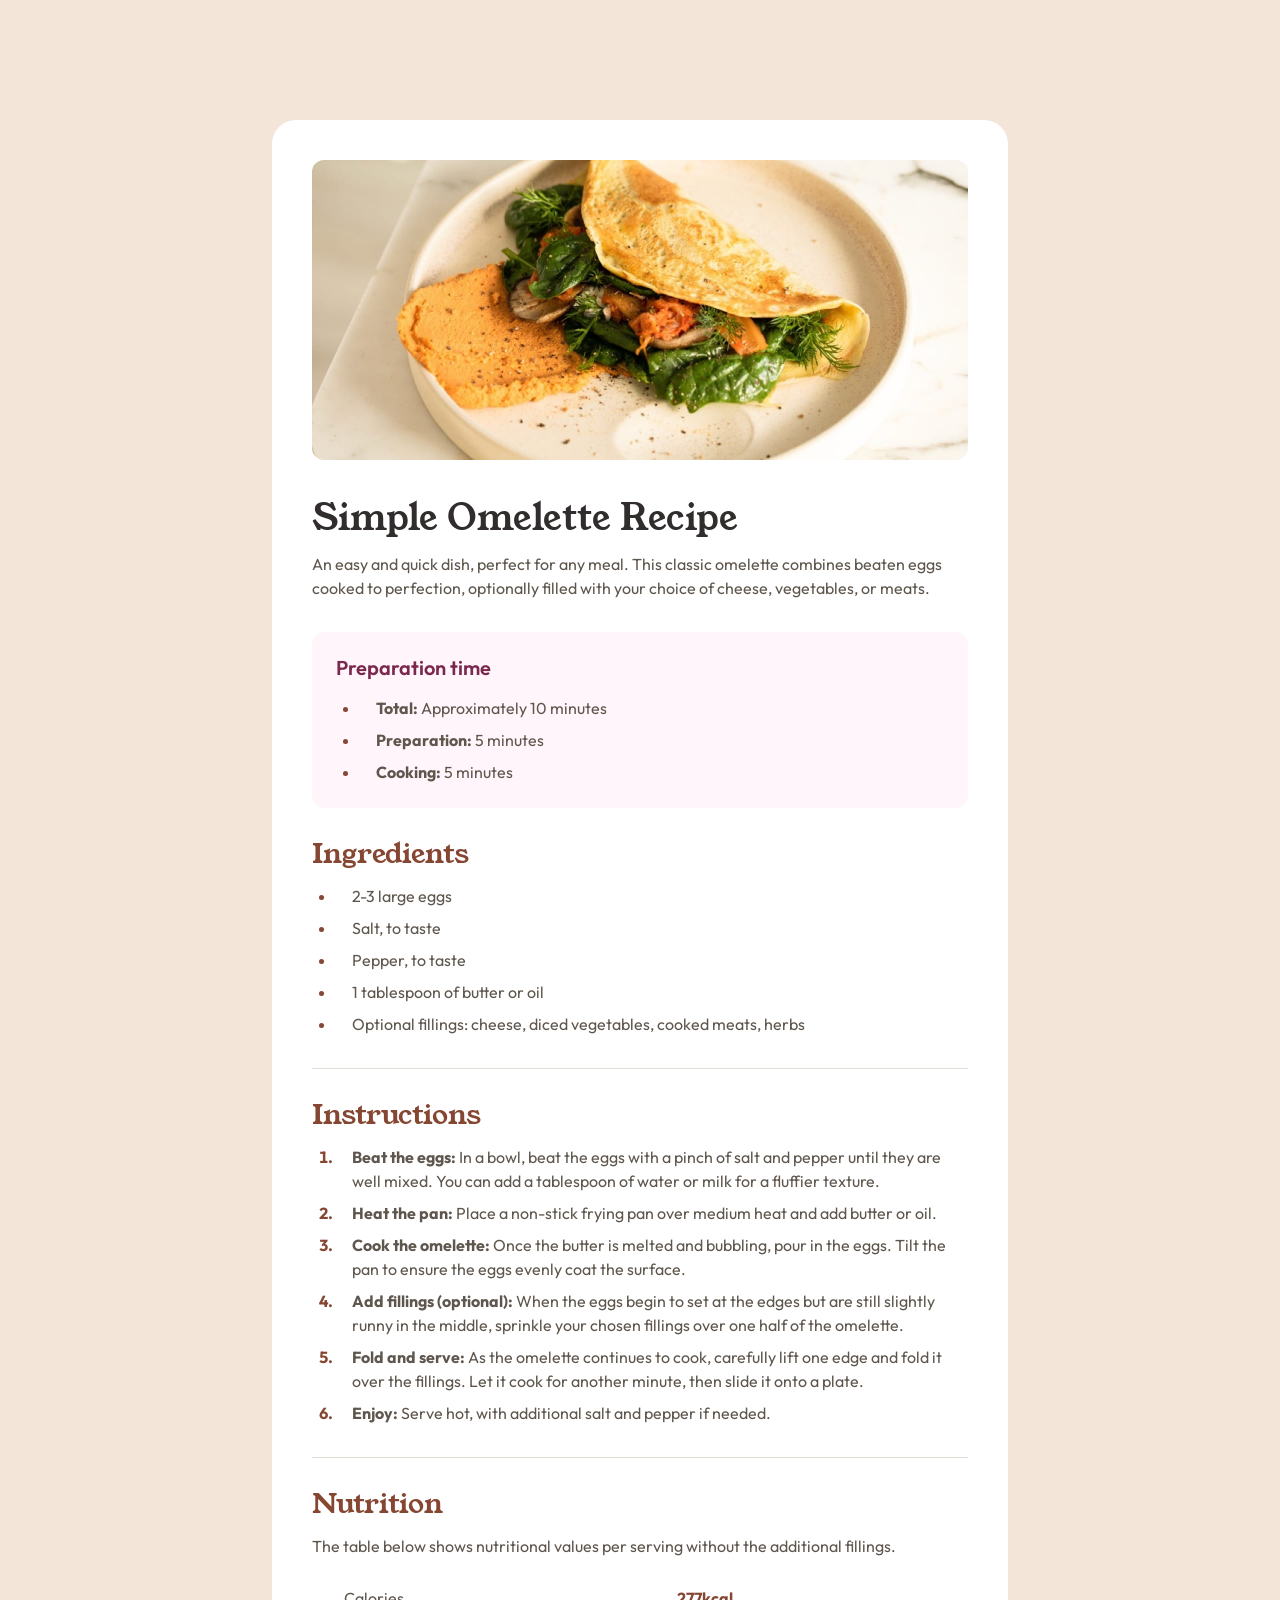
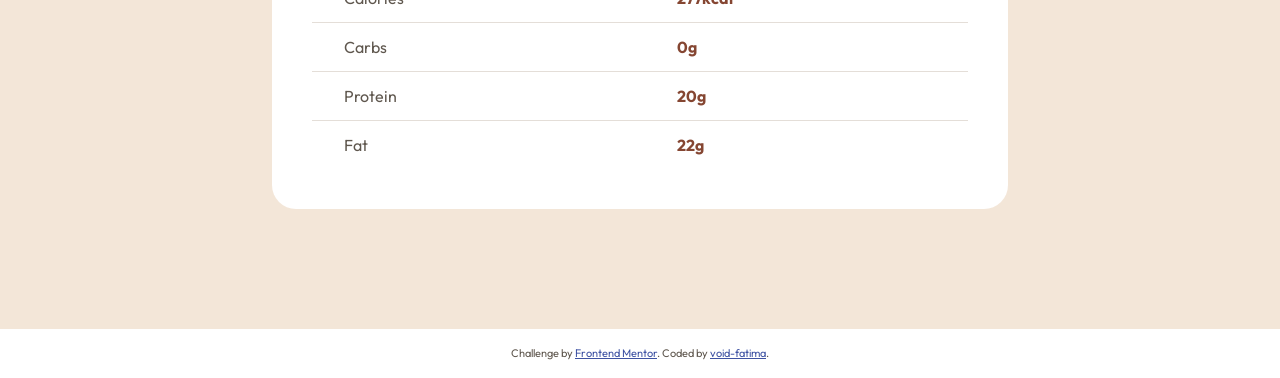
<file: index.html>
<!DOCTYPE html>
<html lang="en">
<head>
  <meta charset="UTF-8">
  <meta name="viewport" content="width=device-width, initial-scale=1.0">

  <link rel="icon" type="image/png" sizes="32x32" href="./assets/images/favicon-32x32.png">
  <link rel="stylesheet" href="./style.css">

  <title>Frontend Mentor | Recipe page</title>

</head>
<body>
  <main>
    <article class="recipe">
      <img
        class="recipe__image"
        src="./assets/images/image-omelette.jpeg"
        alt="A cooked omelette served on a plate"
      >

      <div class="recipe__content">
        <header class="recipe__header">
          <h1>Simple Omelette Recipe</h1>
          <p>
            An easy and quick dish, perfect for any meal. This classic omelette combines beaten eggs
            cooked to perfection, optionally filled with your choice of cheese, vegetables, or meats.
          </p>
        </header>

        <aside class="preparation">
          <h2>Preparation time</h2>
          <ul>
            <li><strong>Total:</strong> Approximately 10 minutes</li>
            <li><strong>Preparation:</strong> 5 minutes</li>
            <li><strong>Cooking:</strong> 5 minutes</li>
          </ul>
        </aside>

        <section class="recipe__section">
          <h2>Ingredients</h2>
          <ul>
            <li>2-3 large eggs</li>
            <li>Salt, to taste</li>
            <li>Pepper, to taste</li>
            <li>1 tablespoon of butter or oil</li>
            <li>Optional fillings: cheese, diced vegetables, cooked meats, herbs</li>
          </ul>
        </section>

        <section class="recipe__section">
          <h2>Instructions</h2>
          <ol>
            <li>
              <strong>Beat the eggs:</strong> In a bowl, beat the eggs with a pinch of salt and pepper
              until they are well mixed. You can add a tablespoon of water or milk for a fluffier texture.
            </li>
            <li>
              <strong>Heat the pan:</strong> Place a non-stick frying pan over medium heat and add butter
              or oil.
            </li>
            <li>
              <strong>Cook the omelette:</strong> Once the butter is melted and bubbling, pour in the eggs.
              Tilt the pan to ensure the eggs evenly coat the surface.
            </li>
            <li>
              <strong>Add fillings (optional):</strong> When the eggs begin to set at the edges but are still
              slightly runny in the middle, sprinkle your chosen fillings over one half of the omelette.
            </li>
            <li>
              <strong>Fold and serve:</strong> As the omelette continues to cook, carefully lift one edge and
              fold it over the fillings. Let it cook for another minute, then slide it onto a plate.
            </li>
            <li>
              <strong>Enjoy:</strong> Serve hot, with additional salt and pepper if needed.
            </li>
          </ol>
        </section>

        <section class="recipe__section">
          <h2>Nutrition</h2>
          <p>The table below shows nutritional values per serving without the additional fillings.</p>

          <table class="nutrition-table">
            <tbody>
              <tr>
                <th scope="row">Calories</th>
                <td>277kcal</td>
              </tr>
              <tr>
                <th scope="row">Carbs</th>
                <td>0g</td>
              </tr>
              <tr>
                <th scope="row">Protein</th>
                <td>20g</td>
              </tr>
              <tr>
                <th scope="row">Fat</th>
                <td>22g</td>
              </tr>
            </tbody>
          </table>
        </section>
      </div>
    </article>
  </main>

  <footer class="attribution">
    Challenge by <a href="https://www.frontendmentor.io?ref=challenge">Frontend Mentor</a>.
    Coded by <a href="https://github.com/void-fatima">void-fatima</a>.
  </footer>
</body>
</html>
</file>
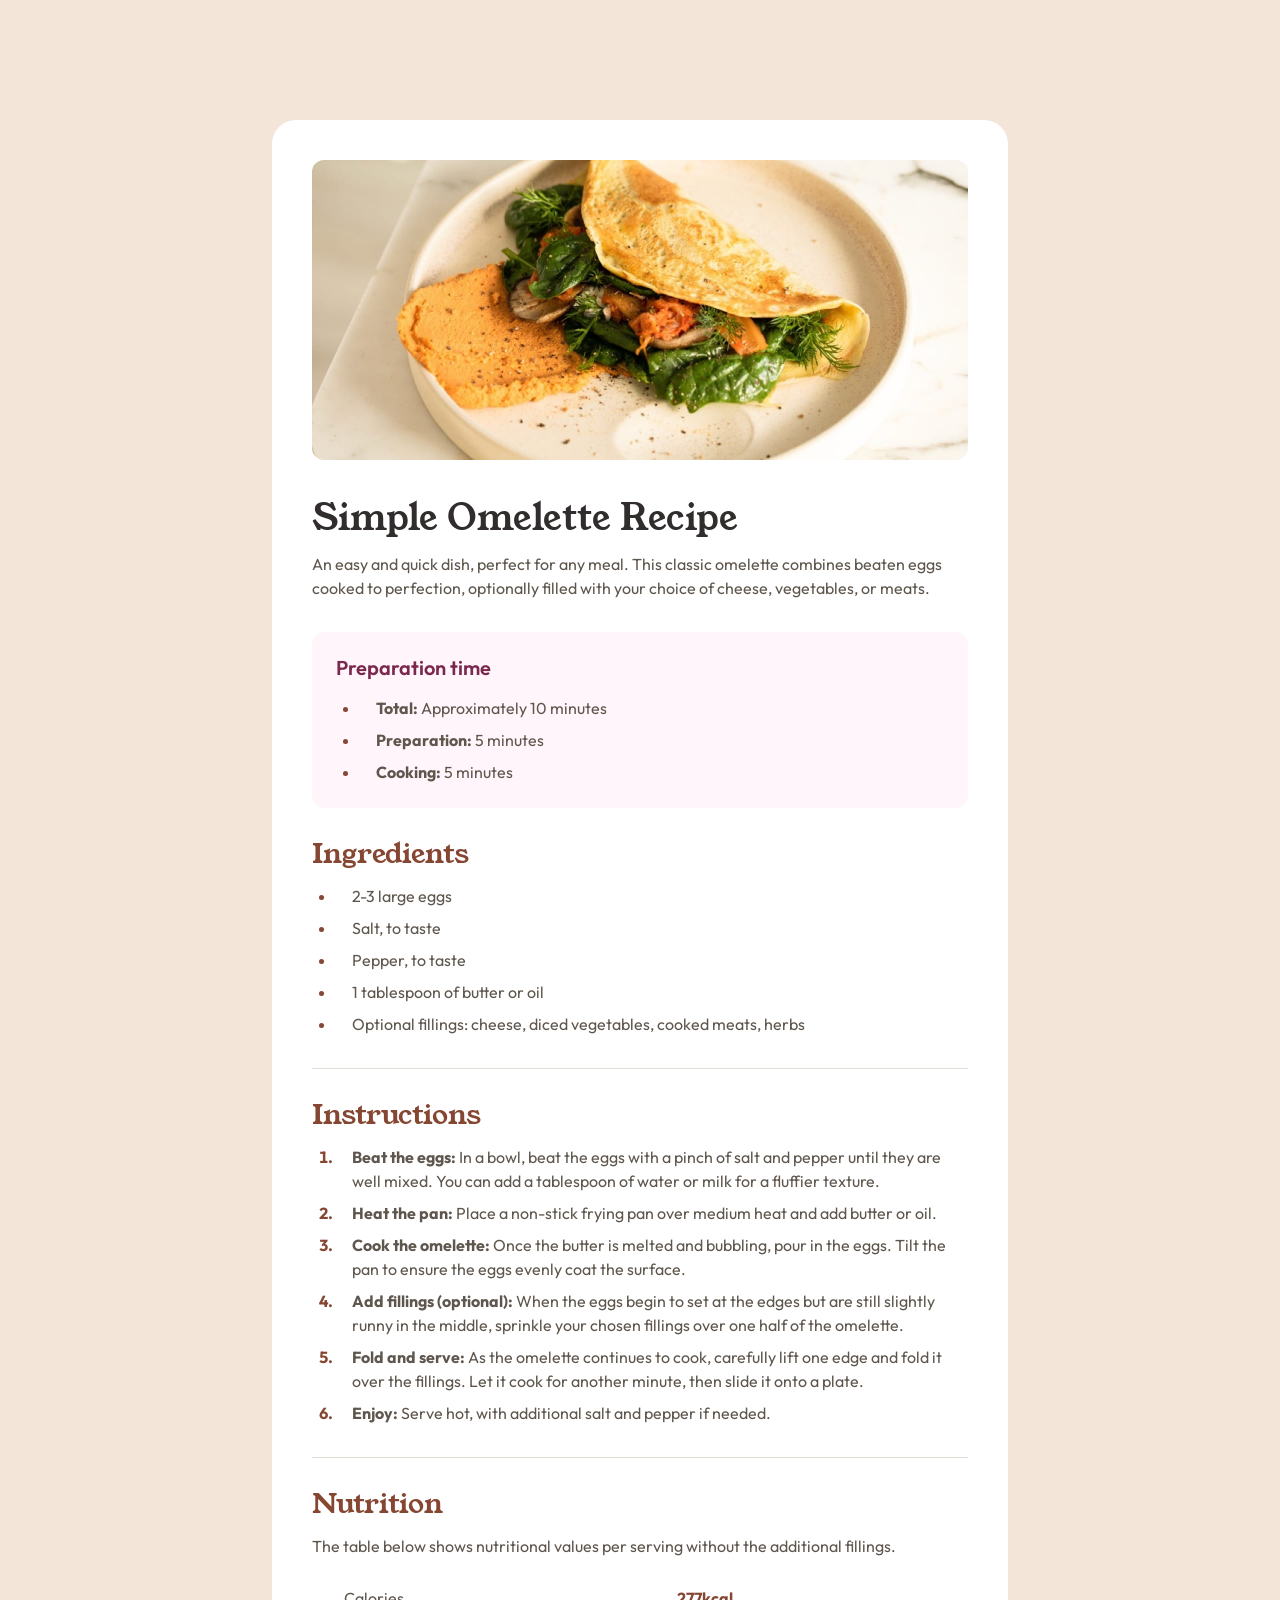
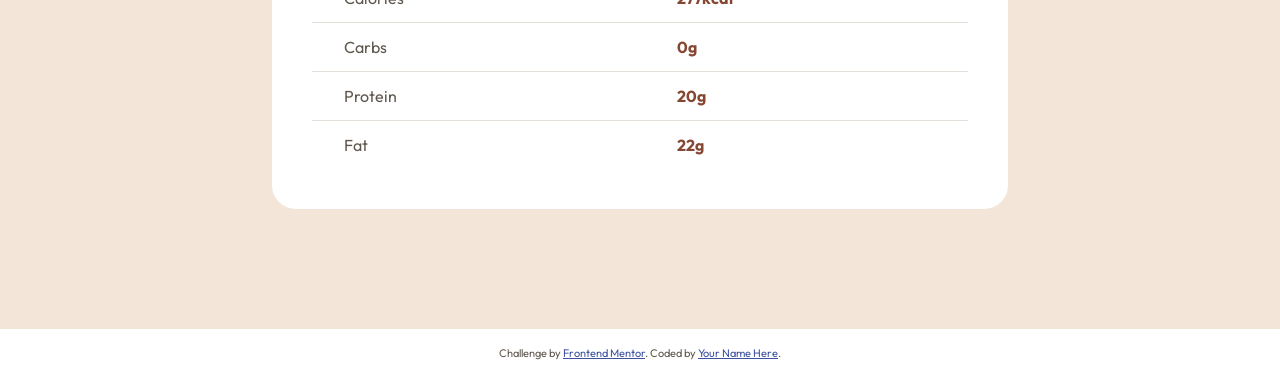
<file: recipe-page-main/index.html>
<!DOCTYPE html>
<html lang="en">
<head>
  <meta charset="UTF-8">
  <meta name="viewport" content="width=device-width, initial-scale=1.0">

  <link rel="icon" type="image/png" sizes="32x32" href="./assets/images/favicon-32x32.png">
  <link rel="stylesheet" href="./style.css">

  <title>Frontend Mentor | Recipe page</title>

  <style>
    .attribution { font-size: 0.6875rem; text-align: center; }
    .attribution a { color: hsl(228, 45%, 44%); }
  </style>
</head>
<body>
  <main>
    <article class="recipe">
      <img
        class="recipe__image"
        src="./assets/images/image-omelette.jpeg"
        alt="A cooked omelette served on a plate"
      >

      <div class="recipe__content">
        <header class="recipe__header">
          <h1>Simple Omelette Recipe</h1>
          <p>
            An easy and quick dish, perfect for any meal. This classic omelette combines beaten eggs
            cooked to perfection, optionally filled with your choice of cheese, vegetables, or meats.
          </p>
        </header>

        <aside class="preparation">
          <h2>Preparation time</h2>
          <ul>
            <li><strong>Total:</strong> Approximately 10 minutes</li>
            <li><strong>Preparation:</strong> 5 minutes</li>
            <li><strong>Cooking:</strong> 5 minutes</li>
          </ul>
        </aside>

        <section class="recipe__section">
          <h2>Ingredients</h2>
          <ul>
            <li>2-3 large eggs</li>
            <li>Salt, to taste</li>
            <li>Pepper, to taste</li>
            <li>1 tablespoon of butter or oil</li>
            <li>Optional fillings: cheese, diced vegetables, cooked meats, herbs</li>
          </ul>
        </section>

        <section class="recipe__section">
          <h2>Instructions</h2>
          <ol>
            <li>
              <strong>Beat the eggs:</strong> In a bowl, beat the eggs with a pinch of salt and pepper
              until they are well mixed. You can add a tablespoon of water or milk for a fluffier texture.
            </li>
            <li>
              <strong>Heat the pan:</strong> Place a non-stick frying pan over medium heat and add butter
              or oil.
            </li>
            <li>
              <strong>Cook the omelette:</strong> Once the butter is melted and bubbling, pour in the eggs.
              Tilt the pan to ensure the eggs evenly coat the surface.
            </li>
            <li>
              <strong>Add fillings (optional):</strong> When the eggs begin to set at the edges but are still
              slightly runny in the middle, sprinkle your chosen fillings over one half of the omelette.
            </li>
            <li>
              <strong>Fold and serve:</strong> As the omelette continues to cook, carefully lift one edge and
              fold it over the fillings. Let it cook for another minute, then slide it onto a plate.
            </li>
            <li>
              <strong>Enjoy:</strong> Serve hot, with additional salt and pepper if needed.
            </li>
          </ol>
        </section>

        <section class="recipe__section">
          <h2>Nutrition</h2>
          <p>The table below shows nutritional values per serving without the additional fillings.</p>

          <table class="nutrition-table">
            <tbody>
              <tr>
                <th scope="row">Calories</th>
                <td>277kcal</td>
              </tr>
              <tr>
                <th scope="row">Carbs</th>
                <td>0g</td>
              </tr>
              <tr>
                <th scope="row">Protein</th>
                <td>20g</td>
              </tr>
              <tr>
                <th scope="row">Fat</th>
                <td>22g</td>
              </tr>
            </tbody>
          </table>
        </section>
      </div>
    </article>
  </main>

  <footer class="attribution">
    Challenge by <a href="https://www.frontendmentor.io?ref=challenge">Frontend Mentor</a>.
    Coded by <a href="#">Your Name Here</a>.
  </footer>
</body>
</html>
</file>
<file: style.css>
@font-face {
  font-family: "Outfit";
  src: url("./assets/fonts/outfit/Outfit-VariableFont_wght.ttf");
  font-weight: 100 900;
}

@font-face {
  font-family: "Young Serif";
  src: url("./assets/fonts/young-serif/YoungSerif-Regular.ttf");
  font-weight: 400;
}

:root {
  --white: hsl(0, 0%, 100%);
  --stone-100: hsl(30, 54%, 90%);
  --stone-150: hsl(30, 18%, 87%);
  --stone-600: hsl(30, 10%, 34%);
  --stone-900: hsl(24, 5%, 18%);
  --brown-800: hsl(14, 45%, 36%);
  --rose-50: hsl(330, 100%, 98%);
  --rose-800: hsl(332, 51%, 32%);
}

* {
  box-sizing: border-box;
}

body {
  margin: 0;
  font-family: "Outfit", sans-serif;
  font-size: 1rem;
  line-height: 1.5;
  color: var(--stone-600);
  background-color: var(--white);
}

main {
  min-height: 100vh;
}

h1,
h2 {
  margin: 0;
  font-family: "Young Serif", serif;
  font-weight: 400;
  line-height: 1;
}

h1 {
  font-size: 2.25rem;
  color: var(--stone-900);
}

h2 {
  font-size: 1.75rem;
  color: var(--brown-800);
}

p,
ul,
ol {
  margin-top: 1rem;
  margin-bottom: 0;
}

ul,
ol {
  padding-left: 1.5rem;
}

li {
  padding-left: 1rem;
  margin-top: 0.5rem;
}

li::marker {
  color: var(--brown-800);
  font-weight: 700;
}

strong {
  font-weight: 700;
  color: var(--stone-600);
}

.recipe {
  background-color: var(--white);
}

.recipe__image {
  display: block;
  width: 100%;
}

.recipe__content {
  padding: 2rem;
}

.recipe__header {
  margin-bottom: 2rem;
}

.preparation {
  padding: 1.5rem;
  margin-bottom: 2rem;
  border-radius: 0.75rem;
  background-color: var(--rose-50);
}

.preparation h2 {
  font-family: "Outfit", sans-serif;
  font-size: 1.25rem;
  font-weight: 600;
  line-height: 1.2;
  color: var(--rose-800);
}

.recipe__section {
  padding-bottom: 2rem;
  margin-bottom: 2rem;
  border-bottom: 1px solid var(--stone-150);
}

.recipe__section:last-child {
  padding-bottom: 0;
  margin-bottom: 0;
  border-bottom: 0;
}

.nutrition-table {
  width: 100%;
  margin-top: 1rem;
  border-collapse: collapse;
}

.nutrition-table tr {
  border-bottom: 1px solid var(--stone-150);
}

.nutrition-table tr:last-child {
  border-bottom: 0;
}

.nutrition-table th,
.nutrition-table td {
  padding: 0.75rem 2rem;
  text-align: left;
}

.nutrition-table th {
  font-weight: 400;
  color: var(--stone-600);
}

.nutrition-table td {
  font-weight: 700;
  color: var(--brown-800);
}

.attribution {
  padding: 1rem;
  font-size: 0.6875rem;
  text-align: center;
  background-color: var(--white);
}

.attribution a {
  color: hsl(228, 45%, 44%);
}

@media (min-width: 48rem) {
  body {
    background-color: var(--stone-100);
  }

  main {
    display: flex;
    align-items: center;
    justify-content: center;
    padding: 7.5rem 3rem;
  }

  .recipe {
    max-width: 46rem;
    padding: 2.5rem;
    border-radius: 1.5rem;
  }

  .recipe__image {
    border-radius: 0.75rem;
  }

  .recipe__content {
    padding: 2.5rem 0 0;
  }
}
</file>
<file: recipe-page-main/style.css>
@font-face {
  font-family: "Outfit";
  src: url("./assets/fonts/outfit/Outfit-VariableFont_wght.ttf");
  font-weight: 100 900;
}

@font-face {
  font-family: "Young Serif";
  src: url("./assets/fonts/young-serif/YoungSerif-Regular.ttf");
  font-weight: 400;
}

:root {
  --white: hsl(0, 0%, 100%);
  --stone-100: hsl(30, 54%, 90%);
  --stone-150: hsl(30, 18%, 87%);
  --stone-600: hsl(30, 10%, 34%);
  --stone-900: hsl(24, 5%, 18%);
  --brown-800: hsl(14, 45%, 36%);
  --rose-50: hsl(330, 100%, 98%);
  --rose-800: hsl(332, 51%, 32%);
}

* {
  box-sizing: border-box;
}

body {
  margin: 0;
  font-family: "Outfit", sans-serif;
  font-size: 1rem;
  line-height: 1.5;
  color: var(--stone-600);
  background-color: var(--white);
}

main {
  min-height: 100vh;
}

h1,
h2 {
  margin: 0;
  font-family: "Young Serif", serif;
  font-weight: 400;
  line-height: 1;
}

h1 {
  font-size: 2.25rem;
  color: var(--stone-900);
}

h2 {
  font-size: 1.75rem;
  color: var(--brown-800);
}

p,
ul,
ol {
  margin-top: 1rem;
  margin-bottom: 0;
}

ul,
ol {
  padding-left: 1.5rem;
}

li {
  padding-left: 1rem;
  margin-top: 0.5rem;
}

li::marker {
  color: var(--brown-800);
  font-weight: 700;
}

strong {
  font-weight: 700;
  color: var(--stone-600);
}

.recipe {
  background-color: var(--white);
}

.recipe__image {
  display: block;
  width: 100%;
}

.recipe__content {
  padding: 2rem;
}

.recipe__header {
  margin-bottom: 2rem;
}

.preparation {
  padding: 1.5rem;
  margin-bottom: 2rem;
  border-radius: 0.75rem;
  background-color: var(--rose-50);
}

.preparation h2 {
  font-family: "Outfit", sans-serif;
  font-size: 1.25rem;
  font-weight: 600;
  line-height: 1.2;
  color: var(--rose-800);
}

.recipe__section {
  padding-bottom: 2rem;
  margin-bottom: 2rem;
  border-bottom: 1px solid var(--stone-150);
}

.recipe__section:last-child {
  padding-bottom: 0;
  margin-bottom: 0;
  border-bottom: 0;
}

.nutrition-table {
  width: 100%;
  margin-top: 1rem;
  border-collapse: collapse;
}

.nutrition-table tr {
  border-bottom: 1px solid var(--stone-150);
}

.nutrition-table tr:last-child {
  border-bottom: 0;
}

.nutrition-table th,
.nutrition-table td {
  padding: 0.75rem 2rem;
  text-align: left;
}

.nutrition-table th {
  font-weight: 400;
  color: var(--stone-600);
}

.nutrition-table td {
  font-weight: 700;
  color: var(--brown-800);
}

.attribution {
  padding: 1rem;
  background-color: var(--white);
}

@media (min-width: 48rem) {
  body {
    background-color: var(--stone-100);
  }

  main {
    display: flex;
    align-items: center;
    justify-content: center;
    padding: 7.5rem 3rem;
  }

  .recipe {
    max-width: 46rem;
    padding: 2.5rem;
    border-radius: 1.5rem;
  }

  .recipe__image {
    border-radius: 0.75rem;
  }

  .recipe__content {
    padding: 2.5rem 0 0;
  }
}
</file>
